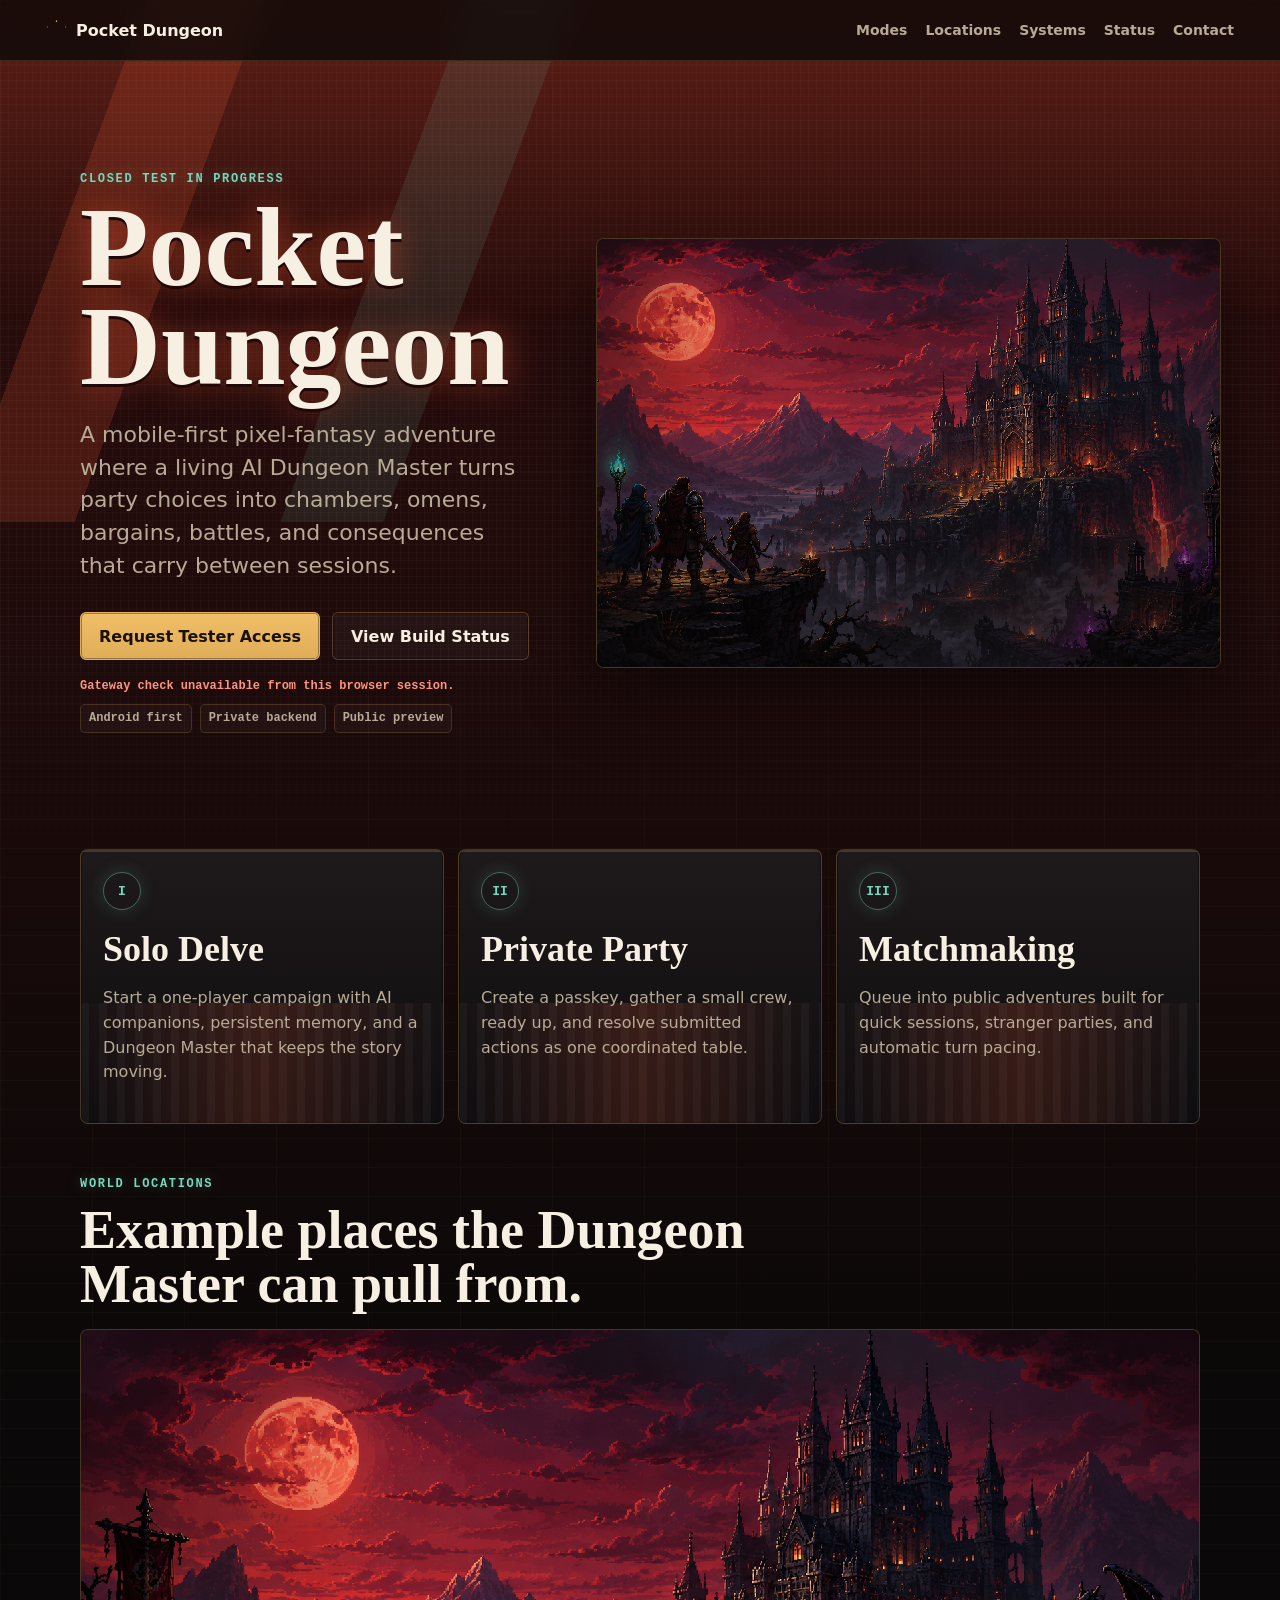
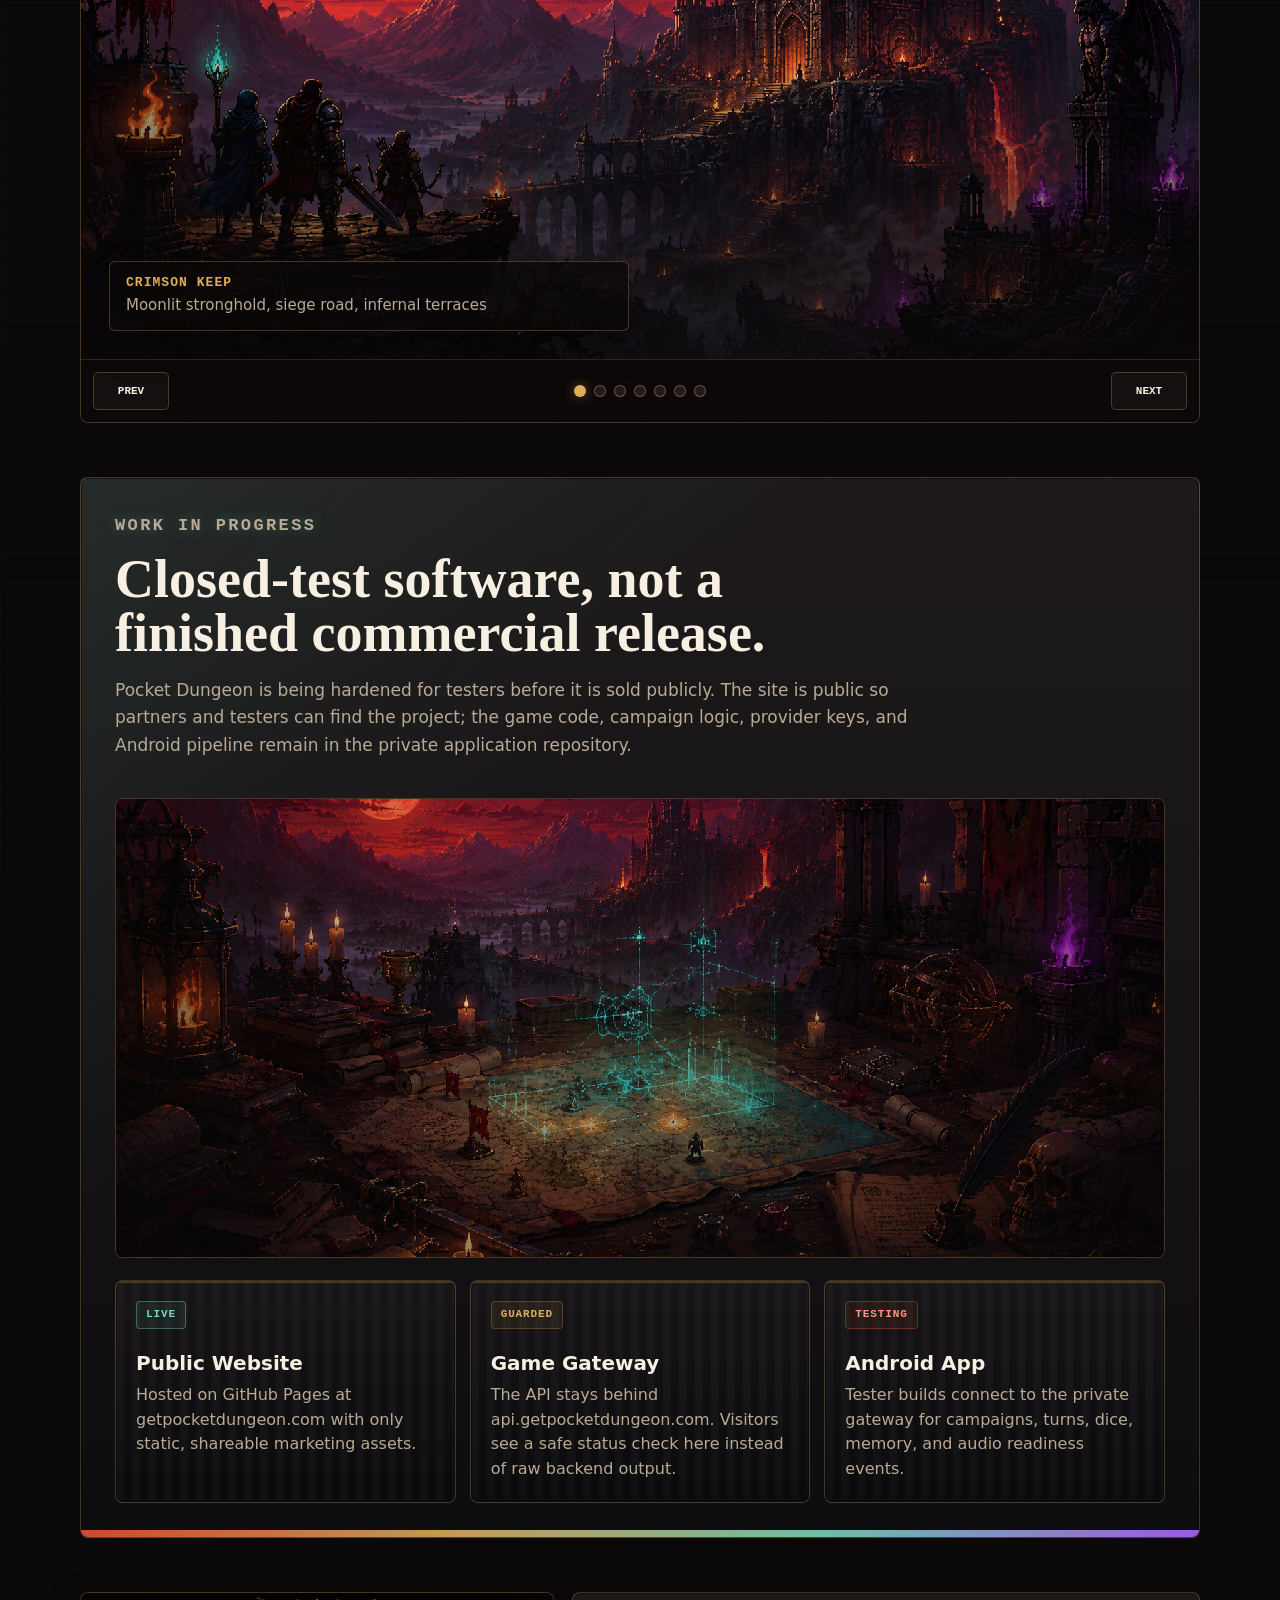
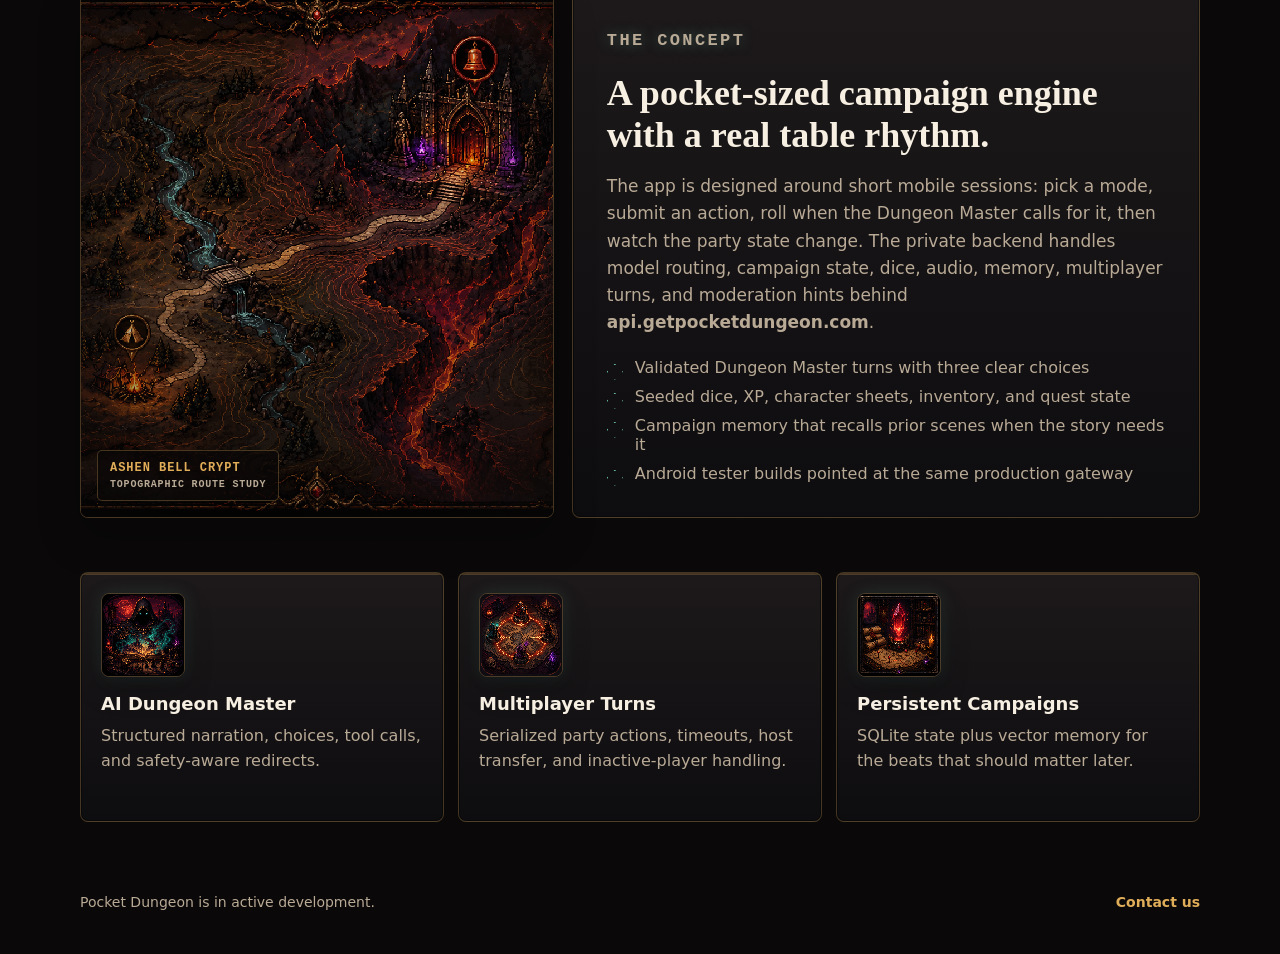
<file: index.html>
<!doctype html>
<html lang="en">
	<head>
		<meta charset="utf-8">
		<meta name="viewport" content="width=device-width, initial-scale=1">
		<meta name="theme-color" content="#0a0808">
		<meta name="referrer" content="strict-origin-when-cross-origin">
		<meta http-equiv="Content-Security-Policy" content="default-src 'self'; connect-src 'self' https://api.getpocketdungeon.com; img-src 'self'; script-src 'self'; style-src 'self' 'unsafe-inline'; base-uri 'self'; object-src 'none';">
		<meta name="description" content="Pocket Dungeon is a closed-test pixel-fantasy adventure app with an AI Dungeon Master, multiplayer turns, dice, memory, and Android tester builds.">
		<title>Pocket Dungeon</title>
		<link rel="stylesheet" href="./styles.css">
	</head>
	<body>
		<div class="world-glow" aria-hidden="true"></div>
		<header class="topbar">
			<a class="brand-mark" href="#top" aria-label="Pocket Dungeon home">
				<span class="brand-sigil"></span>
				<span>Pocket Dungeon</span>
			</a>
			<nav aria-label="Primary">
				<a href="#modes">Modes</a>
				<a href="#locations">Locations</a>
				<a href="#systems">Systems</a>
				<a href="#status">Status</a>
				<a href="./contact.html">Contact</a>
			</nav>
		</header>

		<main id="top" class="site-shell">
			<section class="hero" aria-labelledby="title">
				<div class="hero-copy">
					<p class="kicker">Closed test in progress</p>
					<h1 id="title">Pocket Dungeon</h1>
					<p class="lede">A mobile-first pixel-fantasy adventure where a living AI Dungeon Master turns party choices into chambers, omens, bargains, battles, and consequences that carry between sessions.</p>
					<div class="actions">
						<a class="primary" href="mailto:team@getpocketdungeon.com?subject=Pocket%20Dungeon%20tester%20access">Request Tester Access</a>
						<a class="secondary" href="#status">View Build Status</a>
					</div>
					<div class="status-strip">
						<p class="status" id="gateway-status" aria-live="polite">Checking the closed-test gateway...</p>
						<span>Android first</span>
						<span>Private backend</span>
						<span>Public preview</span>
					</div>
				</div>

				<figure class="landscape-frame">
					<img src="./assets/graphics/hero-crimson-keep.png" alt="Pixel art fortress under a crimson moon, with adventurers approaching a gothic castle.">
				</figure>
			</section>

			<section id="modes" class="mode-strip" aria-label="Pocket Dungeon play modes">
				<article>
					<span class="mode-icon">I</span>
					<h2>Solo Delve</h2>
					<p>Start a one-player campaign with AI companions, persistent memory, and a Dungeon Master that keeps the story moving.</p>
				</article>
				<article>
					<span class="mode-icon">II</span>
					<h2>Private Party</h2>
					<p>Create a passkey, gather a small crew, ready up, and resolve submitted actions as one coordinated table.</p>
				</article>
				<article>
					<span class="mode-icon">III</span>
					<h2>Matchmaking</h2>
					<p>Queue into public adventures built for quick sessions, stranger parties, and automatic turn pacing.</p>
				</article>
			</section>

			<section id="locations" class="locations-showcase" aria-labelledby="locations-title">
				<div class="section-head">
					<p class="kicker">World locations</p>
					<h2 id="locations-title">Example places the Dungeon Master can pull from.</h2>
				</div>
				<div class="slideshow" data-slideshow>
					<div class="slide-stage">
						<figure class="location-slide active">
							<img src="./assets/graphics/hero-crimson-keep.png" alt="Pixel art fortress under a crimson moon, with adventurers approaching a gothic castle.">
							<figcaption>
								<strong>Crimson Keep</strong>
								<span>Moonlit stronghold, siege road, infernal terraces</span>
							</figcaption>
						</figure>
						<figure class="location-slide">
							<img src="./assets/graphics/ashen-bell-topographic.png" alt="Pixel art topographical map of Ashen Bell Crypt with contour lines, ravine, route, camp marker, and crypt entrance.">
							<figcaption>
								<strong>Ashen Bell Crypt</strong>
								<span>Route map, ravine crossing, buried bell shrine</span>
							</figcaption>
						</figure>
						<figure class="location-slide">
							<img src="./assets/graphics/dungeon-corridor.png" alt="Torchlit pixel art dungeon corridor with iron gates and teal magic.">
							<figcaption>
								<strong>Dungeon Gates</strong>
								<span>Iron doors, cursed stairwells, rune-lit thresholds</span>
							</figcaption>
						</figure>
						<figure class="location-slide">
							<img src="./assets/graphics/ancient-forest.png" alt="Ancient pixel art forest path with glowing mushrooms and ruins.">
							<figcaption>
								<strong>Ancient Forest</strong>
								<span>Old-growth trail, fungal lanterns, ruined archways</span>
							</figcaption>
						</figure>
						<figure class="location-slide">
							<img src="./assets/graphics/storm-coast.png" alt="Pixel art storm coast harbor with ship, lighthouse, and crimson moon.">
							<figcaption>
								<strong>Storm Coast</strong>
								<span>Harbor approach, lighthouse watch, blackwater tide</span>
							</figcaption>
						</figure>
						<figure class="location-slide">
							<img src="./assets/graphics/tavern-hall.png" alt="Firelit pixel art fantasy tavern interior with tables and quest board.">
							<figcaption>
								<strong>Tavern Hall</strong>
								<span>Quest board, warm hearth, rumor table</span>
							</figcaption>
						</figure>
						<figure class="location-slide">
							<img src="./assets/graphics/workbench-status.png" alt="Pixel art fantasy development workbench with magical map, candles, dice, and parchment.">
							<figcaption>
								<strong>Table of Omens</strong>
								<span>Campaign planning, dice, candles, projected encounter map</span>
							</figcaption>
						</figure>
					</div>
					<div class="slideshow-controls" aria-label="Location slideshow controls">
						<button class="slide-button" type="button" data-slide-prev aria-label="Previous location">Prev</button>
						<div class="slide-dots" role="tablist" aria-label="Location slides">
							<button class="active" type="button" data-slide-dot aria-label="Show Crimson Keep"></button>
							<button type="button" data-slide-dot aria-label="Show Ashen Bell Crypt"></button>
							<button type="button" data-slide-dot aria-label="Show Dungeon Gates"></button>
							<button type="button" data-slide-dot aria-label="Show Ancient Forest"></button>
							<button type="button" data-slide-dot aria-label="Show Storm Coast"></button>
							<button type="button" data-slide-dot aria-label="Show Tavern Hall"></button>
							<button type="button" data-slide-dot aria-label="Show Table of Omens"></button>
						</div>
						<button class="slide-button" type="button" data-slide-next aria-label="Next location">Next</button>
					</div>
				</div>
			</section>

			<section id="status" class="build-status" aria-labelledby="status-title">
				<div class="status-copy">
					<p class="kicker">Work in progress</p>
					<h2 id="status-title">Closed-test software, not a finished commercial release.</h2>
					<p>Pocket Dungeon is being hardened for testers before it is sold publicly. The site is public so partners and testers can find the project; the game code, campaign logic, provider keys, and Android pipeline remain in the private application repository.</p>
				</div>
				<figure class="status-art">
					<img src="./assets/graphics/workbench-status.png" alt="Pixel art fantasy development workbench with magical map, candles, dice, and parchment.">
				</figure>
				<div class="status-grid">
					<article>
						<span class="status-token live">Live</span>
						<h3>Public Website</h3>
						<p>Hosted on GitHub Pages at getpocketdungeon.com with only static, shareable marketing assets.</p>
					</article>
					<article>
						<span class="status-token guarded">Guarded</span>
						<h3>Game Gateway</h3>
						<p>The API stays behind api.getpocketdungeon.com. Visitors see a safe status check here instead of raw backend output.</p>
					</article>
					<article>
						<span class="status-token testing">Testing</span>
						<h3>Android App</h3>
						<p>Tester builds connect to the private gateway for campaigns, turns, dice, memory, and audio readiness events.</p>
					</article>
				</div>
			</section>

			<section id="systems" class="systems">
				<div class="map-panel" aria-label="Topographical map of Ashen Bell Crypt">
					<img src="./assets/graphics/ashen-bell-topographic.png" alt="Pixel art topographical map of Ashen Bell Crypt with contour lines, ravine, route, camp marker, and crypt entrance.">
					<div class="map-caption">
						<strong>Ashen Bell Crypt</strong>
						<span>Topographic route study</span>
					</div>
				</div>
				<div class="system-copy">
					<p class="kicker">The concept</p>
					<h2>A pocket-sized campaign engine with a real table rhythm.</h2>
					<p>The app is designed around short mobile sessions: pick a mode, submit an action, roll when the Dungeon Master calls for it, then watch the party state change. The private backend handles model routing, campaign state, dice, audio, memory, multiplayer turns, and moderation hints behind <strong>api.getpocketdungeon.com</strong>.</p>
					<ul class="rune-list">
						<li>Validated Dungeon Master turns with three clear choices</li>
						<li>Seeded dice, XP, character sheets, inventory, and quest state</li>
						<li>Campaign memory that recalls prior scenes when the story needs it</li>
						<li>Android tester builds pointed at the same production gateway</li>
					</ul>
				</div>
			</section>

			<section class="concept-strip" aria-label="Pocket Dungeon product pillars">
				<article>
					<img class="feature-icon" src="./assets/graphics/icon-ai-dungeon-master.png" alt="">
					<strong>AI Dungeon Master</strong>
					<span>Structured narration, choices, tool calls, and safety-aware redirects.</span>
				</article>
				<article>
					<img class="feature-icon" src="./assets/graphics/icon-multiplayer-turns.png" alt="">
					<strong>Multiplayer Turns</strong>
					<span>Serialized party actions, timeouts, host transfer, and inactive-player handling.</span>
				</article>
				<article>
					<img class="feature-icon" src="./assets/graphics/icon-persistent-campaigns.png" alt="">
					<strong>Persistent Campaigns</strong>
					<span>SQLite state plus vector memory for the beats that should matter later.</span>
				</article>
			</section>
		</main>
		<footer class="site-footer">
			<span>Pocket Dungeon is in active development.</span>
			<a href="./contact.html">Contact us</a>
		</footer>
		<script src="./site.js" type="module"></script>
	</body>
</html>
</file>
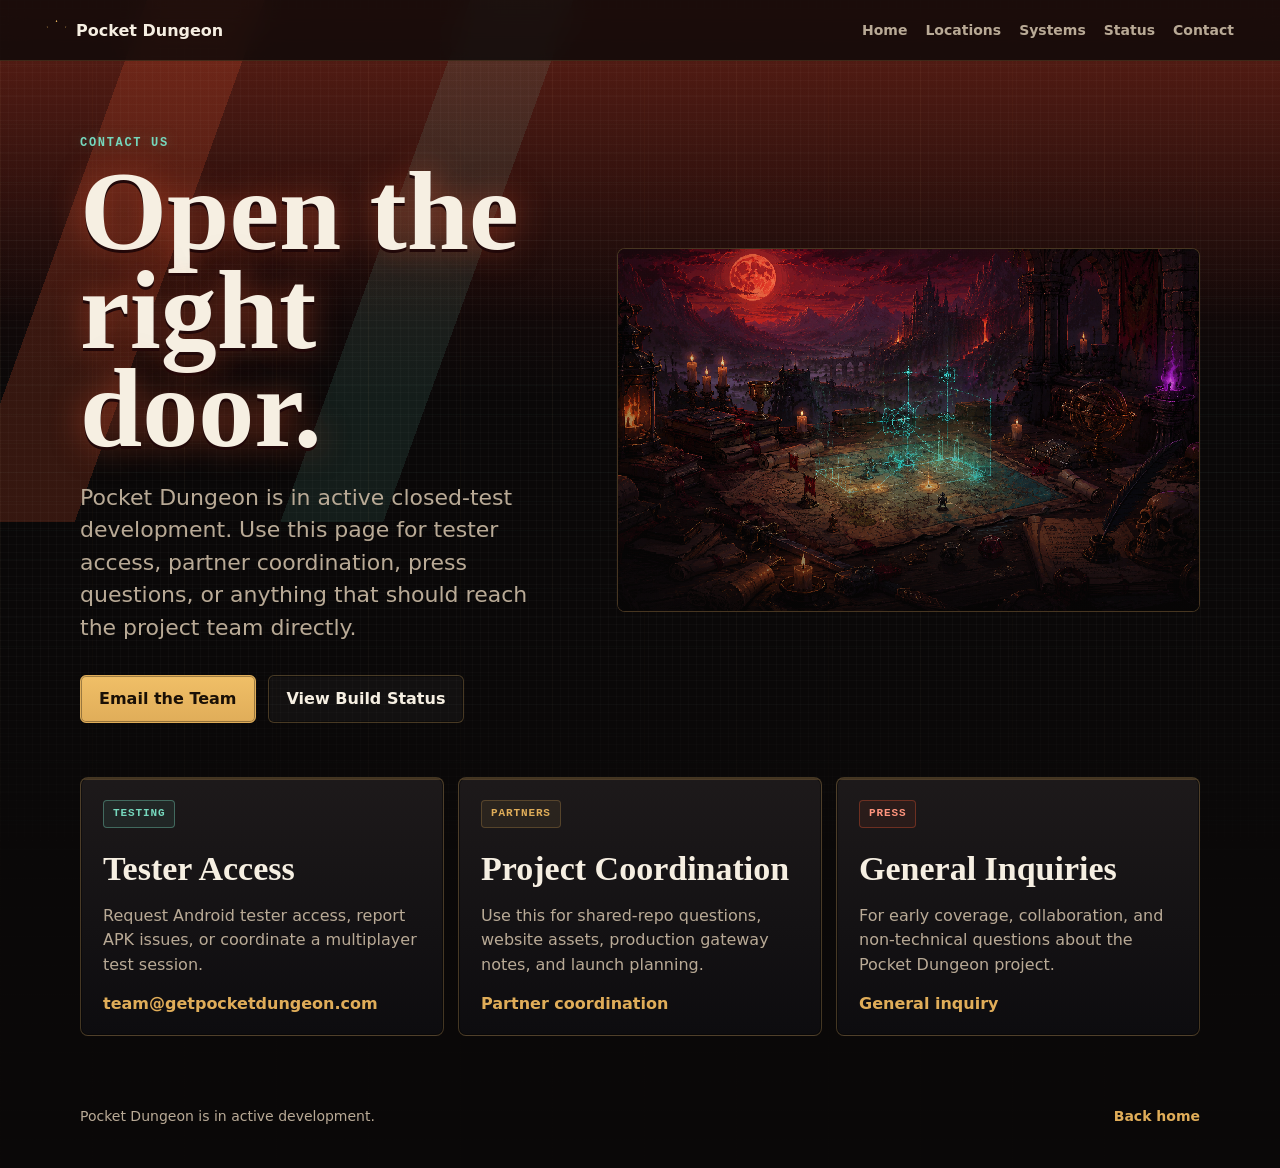
<file: contact.html>
<!doctype html>
<html lang="en">
	<head>
		<meta charset="utf-8">
		<meta name="viewport" content="width=device-width, initial-scale=1">
		<meta name="theme-color" content="#0a0808">
		<meta name="referrer" content="strict-origin-when-cross-origin">
		<meta http-equiv="Content-Security-Policy" content="default-src 'self'; connect-src 'self'; img-src 'self'; script-src 'self'; style-src 'self' 'unsafe-inline'; base-uri 'self'; object-src 'none';">
		<meta name="description" content="Contact the Pocket Dungeon team for tester access, partner coordination, and project inquiries.">
		<title>Contact Pocket Dungeon</title>
		<link rel="stylesheet" href="./styles.css">
	</head>
	<body>
		<div class="world-glow" aria-hidden="true"></div>
		<header class="topbar">
			<a class="brand-mark" href="./index.html" aria-label="Pocket Dungeon home">
				<span class="brand-sigil"></span>
				<span>Pocket Dungeon</span>
			</a>
			<nav aria-label="Primary">
				<a href="./index.html">Home</a>
				<a href="./index.html#locations">Locations</a>
				<a href="./index.html#systems">Systems</a>
				<a href="./index.html#status">Status</a>
				<a href="./contact.html" aria-current="page">Contact</a>
			</nav>
		</header>

		<main id="top" class="site-shell contact-shell">
			<section class="contact-hero" aria-labelledby="contact-title">
				<div>
					<p class="kicker">Contact us</p>
					<h1 id="contact-title">Open the right door.</h1>
					<p class="lede">Pocket Dungeon is in active closed-test development. Use this page for tester access, partner coordination, press questions, or anything that should reach the project team directly.</p>
					<div class="actions">
						<a class="primary" href="mailto:team@getpocketdungeon.com?subject=Pocket%20Dungeon%20contact">Email the Team</a>
						<a class="secondary" href="./index.html#status">View Build Status</a>
					</div>
				</div>
				<figure class="contact-art">
					<img src="./assets/graphics/workbench-status.png" alt="Pixel art fantasy workbench with candles, dice, map, and magical planning table.">
				</figure>
			</section>

			<section class="contact-grid" aria-label="Contact options">
				<article>
					<span class="status-token live">Testing</span>
					<h2>Tester Access</h2>
					<p>Request Android tester access, report APK issues, or coordinate a multiplayer test session.</p>
					<a href="mailto:team@getpocketdungeon.com?subject=Pocket%20Dungeon%20tester%20access">team@getpocketdungeon.com</a>
				</article>
				<article>
					<span class="status-token guarded">Partners</span>
					<h2>Project Coordination</h2>
					<p>Use this for shared-repo questions, website assets, production gateway notes, and launch planning.</p>
					<a href="mailto:team@getpocketdungeon.com?subject=Pocket%20Dungeon%20partner%20coordination">Partner coordination</a>
				</article>
				<article>
					<span class="status-token testing">Press</span>
					<h2>General Inquiries</h2>
					<p>For early coverage, collaboration, and non-technical questions about the Pocket Dungeon project.</p>
					<a href="mailto:team@getpocketdungeon.com?subject=Pocket%20Dungeon%20inquiry">General inquiry</a>
				</article>
			</section>
		</main>

		<footer class="site-footer">
			<span>Pocket Dungeon is in active development.</span>
			<a href="./index.html">Back home</a>
		</footer>
	</body>
</html>
</file>
<file: styles.css>
:root {
	color-scheme: dark;
	--bg: #0a0808;
	--ink: #f6efe2;
	--muted: #b9aa96;
	--gold: #e0ad59;
	--fire: #e3542f;
	--magma: #8c1f1e;
	--mystic: #76d8bd;
	--violet: #b263ff;
	--panel: rgba(21, 18, 20, 0.9);
	--line: rgba(224, 173, 89, 0.26);
	--line-strong: rgba(224, 173, 89, 0.44);
	--shadow: 0 28px 70px rgba(0, 0, 0, 0.46);
	font-family: ui-rounded, -apple-system, BlinkMacSystemFont, "Segoe UI", system-ui, sans-serif;
}

* { box-sizing: border-box; }

html {
	scroll-behavior: smooth;
}

html,
body {
	min-height: 100%;
	margin: 0;
}

body {
	background:
		linear-gradient(180deg, rgba(107, 21, 20, 0.38) 0, rgba(10, 8, 8, 0.2) 34%, rgba(10, 8, 8, 0.94) 78%),
		repeating-linear-gradient(90deg, rgba(224, 173, 89, 0.04) 0 1px, transparent 1px 92px),
		repeating-linear-gradient(0deg, transparent 0 28px, rgba(118, 216, 189, 0.035) 28px 29px),
		var(--bg);
	color: var(--ink);
	overflow-x: hidden;
}

::selection {
	background: rgba(227, 84, 47, 0.42);
	color: var(--ink);
}

body::before {
	content: "";
	position: fixed;
	inset: 0;
	pointer-events: none;
	background-image:
		linear-gradient(rgba(255, 255, 255, 0.025) 1px, transparent 1px),
		linear-gradient(90deg, rgba(255, 255, 255, 0.025) 1px, transparent 1px);
	background-size: 8px 8px;
	mask-image: linear-gradient(to bottom, #000 0 72%, transparent);
	z-index: -1;
}

.world-glow {
	position: fixed;
	inset: 0 0 auto;
	height: 58vh;
	pointer-events: none;
	background:
		linear-gradient(110deg, transparent 0 10%, rgba(227, 84, 47, 0.2) 10% 18%, transparent 18% 32%, rgba(118, 216, 189, 0.1) 32% 39%, transparent 39% 100%),
		linear-gradient(180deg, rgba(227, 84, 47, 0.26), transparent 62%);
	z-index: -2;
}

.topbar {
	position: sticky;
	top: 0;
	z-index: 10;
	display: flex;
	align-items: center;
	justify-content: space-between;
	gap: 18px;
	padding: 14px clamp(18px, 4vw, 46px);
	background: rgba(10, 8, 8, 0.78);
	border-bottom: 1px solid rgba(224, 173, 89, 0.18);
	backdrop-filter: blur(12px);
}

.brand-mark {
	display: inline-flex;
	align-items: center;
	gap: 9px;
	color: var(--ink);
	text-decoration: none;
	font-weight: 900;
}

.brand-sigil {
	width: 21px;
	height: 21px;
	border: 2px solid var(--gold);
	clip-path: polygon(50% 0, 61% 35%, 97% 35%, 68% 55%, 80% 91%, 50% 69%, 20% 91%, 32% 55%, 3% 35%, 39% 35%);
	box-shadow: 0 0 14px rgba(224, 173, 89, 0.42);
}

nav {
	display: none;
	gap: 18px;
}

nav a {
	color: var(--muted);
	text-decoration: none;
	font-size: 14px;
	font-weight: 800;
	padding: 8px 0;
}

nav a:hover {
	color: var(--ink);
}

a:focus-visible,
button:focus-visible {
	outline: 2px solid var(--mystic);
	outline-offset: 4px;
}

.site-shell {
	width: min(1220px, 100%);
	margin: 0 auto;
	padding: clamp(20px, 4vw, 50px);
}

.hero {
	min-height: 76vh;
	display: grid;
	grid-template-columns: minmax(0, 1fr);
	gap: clamp(24px, 5vw, 60px);
	align-items: center;
}

.hero-copy {
	position: relative;
	z-index: 2;
	max-width: 760px;
}

.kicker {
	margin: 0 0 12px;
	color: var(--mystic);
	font: 800 12px/1.1 ui-monospace, "SF Mono", Menlo, monospace;
	letter-spacing: 0.14em;
	text-transform: uppercase;
	text-shadow: 0 0 14px rgba(118, 216, 189, 0.36);
}

h1,
h2 {
	font-family: Georgia, "Iowan Old Style", serif;
	letter-spacing: 0;
}

h1 {
	margin: 0;
	font-size: clamp(50px, 11vw, 112px);
	line-height: 0.88;
	text-shadow: 0 3px 0 #210809, 0 0 32px rgba(227, 84, 47, 0.5);
}

.lede {
	max-width: 700px;
	margin: 24px 0 0;
	color: var(--muted);
	font-size: clamp(17px, 2.2vw, 22px);
	line-height: 1.48;
}

.actions {
	display: flex;
	flex-wrap: wrap;
	gap: 12px;
	margin-top: 30px;
}

.actions a {
	min-height: 48px;
	display: inline-flex;
	align-items: center;
	justify-content: center;
	padding: 12px 18px;
	border: 1px solid var(--line);
	border-radius: 6px;
	color: var(--ink);
	text-decoration: none;
	font-weight: 900;
	box-shadow: inset 0 0 0 1px rgba(0, 0, 0, 0.34);
	transition: transform 160ms ease, border-color 160ms ease, background 160ms ease;
}

.actions a:hover {
	transform: translateY(-1px);
	border-color: var(--line-strong);
}

.actions .primary {
	background: linear-gradient(180deg, #f0bf67, var(--gold));
	border-color: var(--gold);
	color: #1a1006;
}

.actions .secondary {
	background: rgba(255, 255, 255, 0.035);
}

.status-strip {
	display: flex;
	flex-wrap: wrap;
	gap: 8px;
	margin-top: 18px;
	color: var(--muted);
	font: 800 12px/1.4 ui-monospace, "SF Mono", Menlo, monospace;
}

.status {
	min-height: 1.5em;
	margin: 0;
	flex-basis: 100%;
	color: var(--gold);
}

.status.ok { color: var(--mystic); }
.status.bad { color: #ff947d; }

.status-strip span {
	padding: 5px 8px;
	border: 1px solid rgba(224, 173, 89, 0.18);
	border-radius: 5px;
	background: rgba(255, 255, 255, 0.03);
}

.landscape-frame {
	position: relative;
	margin: 0;
	min-height: 430px;
	aspect-ratio: 16 / 11;
	overflow: hidden;
	border: 1px solid var(--line);
	border-radius: 8px;
	background: #130d0d;
	box-shadow:
		inset 0 0 0 2px rgba(0, 0, 0, 0.48),
		var(--shadow);
	image-rendering: pixelated;
}

.landscape-frame::before {
	content: "";
	position: absolute;
	inset: 0;
	background:
		linear-gradient(180deg, rgba(10, 8, 8, 0.04) 0, transparent 42%, rgba(10, 8, 8, 0.62) 100%),
		linear-gradient(90deg, rgba(10, 8, 8, 0.34), transparent 22%, transparent 72%, rgba(10, 8, 8, 0.3));
	pointer-events: none;
	z-index: 1;
}

.landscape-frame img {
	display: block;
	width: 100%;
	height: 100%;
	object-fit: cover;
	object-position: 50% 42%;
	image-rendering: pixelated;
	transform: scale(1.01);
}

.mode-strip {
	display: grid;
	grid-template-columns: 1fr;
	gap: 14px;
	margin-top: clamp(24px, 5vw, 54px);
}

.mode-strip article,
.build-status,
.status-art,
.status-grid article,
.concept-strip article,
.slideshow,
.contact-art,
.contact-grid article,
.system-copy,
.map-panel {
	border: 1px solid var(--line);
	border-radius: 8px;
	background: linear-gradient(180deg, rgba(31, 27, 28, 0.94), rgba(14, 13, 16, 0.94));
	box-shadow: inset 0 0 0 1px rgba(0, 0, 0, 0.42);
}

.mode-strip article {
	position: relative;
	min-height: 190px;
	padding: 22px;
	overflow: hidden;
}

.mode-strip article::before,
.status-grid article::before,
.concept-strip article::before {
	content: "";
	position: absolute;
	inset: 0;
	border-top: 2px solid rgba(224, 173, 89, 0.24);
	pointer-events: none;
}

.mode-strip article::after {
	content: "";
	position: absolute;
	inset: auto 0 0;
	height: 44%;
	background:
		linear-gradient(90deg, transparent, rgba(227, 84, 47, 0.18), transparent),
		repeating-linear-gradient(90deg, rgba(255, 255, 255, 0.035) 0 8px, transparent 8px 18px);
}

.mode-icon {
	display: inline-grid;
	place-items: center;
	width: 38px;
	height: 38px;
	border: 1px solid rgba(118, 216, 189, 0.42);
	border-radius: 50%;
	color: var(--mystic);
	font: 900 13px/1 ui-monospace, "SF Mono", Menlo, monospace;
	box-shadow: 0 0 18px rgba(118, 216, 189, 0.18);
}

.mode-strip h2,
.system-copy h2 {
	margin: 18px 0 0;
	font-size: clamp(24px, 4vw, 36px);
}

.mode-strip p,
.system-copy p,
.status-copy p,
.status-grid p,
.concept-strip span,
.rune-list {
	color: var(--muted);
}

.mode-strip p {
	position: relative;
	z-index: 1;
	line-height: 1.55;
}

.section-head {
	margin-top: clamp(24px, 5vw, 54px);
}

.section-head h2 {
	max-width: 780px;
	margin: 0;
	font-size: clamp(30px, 5vw, 54px);
	line-height: 1;
}

.locations-showcase {
	margin-top: clamp(24px, 5vw, 54px);
}

.locations-showcase .section-head {
	margin-top: 0;
}

.slideshow {
	position: relative;
	margin-top: 18px;
	overflow: hidden;
	background: #120c0d;
}

.slide-stage {
	position: relative;
	aspect-ratio: 16 / 9;
	min-height: 330px;
}

.location-slide {
	position: absolute;
	inset: 0;
	margin: 0;
	opacity: 0;
	pointer-events: none;
	transition: opacity 220ms ease;
}

.location-slide.active {
	opacity: 1;
	pointer-events: auto;
}

.location-slide img {
	display: block;
	width: 100%;
	height: 100%;
	object-fit: cover;
	image-rendering: pixelated;
	filter: saturate(0.95) contrast(1.05);
}

.location-slide::after {
	content: "";
	position: absolute;
	inset: 0;
	background:
		linear-gradient(180deg, rgba(10, 8, 8, 0.02), transparent 44%, rgba(10, 8, 8, 0.82)),
		linear-gradient(90deg, rgba(10, 8, 8, 0.34), transparent 25%, transparent 72%, rgba(10, 8, 8, 0.26));
	pointer-events: none;
}

.location-slide figcaption {
	position: absolute;
	left: clamp(14px, 3vw, 28px);
	right: clamp(14px, 3vw, 28px);
	bottom: clamp(14px, 3vw, 28px);
	z-index: 1;
	display: grid;
	gap: 6px;
	max-width: 520px;
	padding: 14px 16px;
	border: 1px solid rgba(224, 173, 89, 0.28);
	border-radius: 6px;
	background: rgba(10, 8, 8, 0.74);
	box-shadow: 0 16px 34px rgba(0, 0, 0, 0.28);
}

.location-slide strong {
	color: var(--gold);
	font: 900 13px/1 ui-monospace, "SF Mono", Menlo, monospace;
	letter-spacing: 0.08em;
	text-transform: uppercase;
}

.location-slide span {
	color: var(--muted);
	font-size: 15px;
	line-height: 1.45;
}

.slideshow-controls {
	display: flex;
	align-items: center;
	justify-content: space-between;
	gap: 12px;
	padding: 12px;
	border-top: 1px solid rgba(224, 173, 89, 0.18);
	background: rgba(10, 8, 8, 0.72);
}

.slide-button {
	min-width: 76px;
	min-height: 38px;
	border: 1px solid rgba(224, 173, 89, 0.28);
	border-radius: 5px;
	background: rgba(255, 255, 255, 0.035);
	color: var(--ink);
	font: 900 11px/1 ui-monospace, "SF Mono", Menlo, monospace;
	text-transform: uppercase;
	cursor: pointer;
}

.slide-button:hover {
	border-color: var(--line-strong);
	background: rgba(224, 173, 89, 0.08);
}

.slide-dots {
	display: flex;
	flex-wrap: wrap;
	justify-content: center;
	gap: 8px;
}

.slide-dots button {
	width: 12px;
	height: 12px;
	padding: 0;
	border: 1px solid rgba(224, 173, 89, 0.42);
	border-radius: 50%;
	background: rgba(255, 255, 255, 0.08);
	cursor: pointer;
}

.slide-dots button.active {
	background: var(--gold);
	box-shadow: 0 0 12px rgba(224, 173, 89, 0.44);
}

.build-status {
	position: relative;
	display: grid;
	grid-template-columns: 1fr;
	gap: 22px;
	margin-top: clamp(24px, 5vw, 54px);
	padding: clamp(22px, 4vw, 34px);
	overflow: hidden;
	background:
		linear-gradient(135deg, rgba(118, 216, 189, 0.09), transparent 34%),
		linear-gradient(180deg, rgba(31, 27, 28, 0.96), rgba(14, 13, 16, 0.96));
}

.build-status::after {
	content: "";
	position: absolute;
	inset: auto 0 0;
	height: 7px;
	background: linear-gradient(90deg, var(--fire), var(--gold), var(--mystic), var(--violet));
	opacity: 0.88;
}

.status-copy {
	position: relative;
	z-index: 1;
}

.status-copy h2 {
	max-width: 760px;
	margin: 0;
	font-size: clamp(30px, 5vw, 54px);
	line-height: 1;
}

.status-copy p {
	max-width: 820px;
	font-size: 17px;
	line-height: 1.62;
}

.status-art {
	position: relative;
	z-index: 1;
	margin: 0;
	overflow: hidden;
	aspect-ratio: 16 / 7;
	background: #120c0d;
}

.status-art::after {
	content: "";
	position: absolute;
	inset: 0;
	background:
		linear-gradient(90deg, rgba(10, 8, 8, 0.48), transparent 35%, rgba(10, 8, 8, 0.36)),
		linear-gradient(180deg, transparent, rgba(10, 8, 8, 0.42));
	pointer-events: none;
}

.status-art img {
	display: block;
	width: 100%;
	height: 100%;
	object-fit: cover;
	object-position: 50% 48%;
	image-rendering: pixelated;
}

.status-grid {
	position: relative;
	z-index: 1;
	display: grid;
	grid-template-columns: 1fr;
	gap: 14px;
}

.status-grid article {
	position: relative;
	min-height: 170px;
	padding: 20px;
	overflow: hidden;
	background:
		repeating-linear-gradient(90deg, rgba(255, 255, 255, 0.025) 0 8px, transparent 8px 16px),
		linear-gradient(180deg, rgba(24, 22, 24, 0.9), rgba(10, 9, 11, 0.92));
}

.status-grid h3 {
	margin: 22px 0 8px;
	font-size: 20px;
}

.status-grid p {
	margin: 0;
	line-height: 1.55;
}

.status-token {
	display: inline-flex;
	align-items: center;
	min-height: 28px;
	padding: 6px 9px;
	border: 1px solid rgba(224, 173, 89, 0.24);
	border-radius: 4px;
	font: 900 11px/1 ui-monospace, "SF Mono", Menlo, monospace;
	letter-spacing: 0.08em;
	text-transform: uppercase;
}

.status-token.live {
	color: var(--mystic);
	border-color: rgba(118, 216, 189, 0.38);
	background: rgba(118, 216, 189, 0.08);
}

.status-token.guarded {
	color: var(--gold);
	background: rgba(224, 173, 89, 0.08);
}

.status-token.testing {
	color: #ff947d;
	border-color: rgba(227, 84, 47, 0.36);
	background: rgba(227, 84, 47, 0.08);
}

.systems {
	display: grid;
	grid-template-columns: 1fr;
	gap: 18px;
	align-items: stretch;
	margin-top: clamp(24px, 5vw, 54px);
}

.map-panel {
	position: relative;
	min-height: 360px;
	overflow: hidden;
	background: #120c0d;
	box-shadow: inset 0 0 0 1px rgba(0, 0, 0, 0.42), 0 18px 42px rgba(0, 0, 0, 0.25);
}

.map-panel::before {
	content: "";
	position: absolute;
	inset: 0;
	background:
		linear-gradient(180deg, rgba(10, 8, 8, 0.08), transparent 48%, rgba(10, 8, 8, 0.46)),
		linear-gradient(90deg, rgba(10, 8, 8, 0.4), transparent 20%, transparent 75%, rgba(10, 8, 8, 0.36));
	pointer-events: none;
	z-index: 1;
}

.map-panel img {
	display: block;
	width: 100%;
	height: 100%;
	min-height: 360px;
	object-fit: cover;
	image-rendering: pixelated;
}

.map-caption {
	position: absolute;
	left: 16px;
	bottom: 16px;
	z-index: 2;
	display: grid;
	gap: 4px;
	padding: 10px 12px;
	border: 1px solid rgba(224, 173, 89, 0.28);
	border-radius: 5px;
	background: rgba(10, 8, 8, 0.74);
	box-shadow: 0 12px 28px rgba(0, 0, 0, 0.24);
}

.map-caption strong,
.map-caption span {
	font-family: ui-monospace, "SF Mono", Menlo, monospace;
	font-weight: 900;
	text-transform: uppercase;
	letter-spacing: 0.08em;
}

.map-caption strong {
	color: var(--gold);
	font-size: 12px;
}

.map-caption span {
	color: var(--muted);
	font-size: 10px;
}

.system-copy {
	padding: clamp(22px, 4vw, 34px);
}

.system-copy p {
	font-size: 17px;
	line-height: 1.6;
}

.rune-list {
	display: grid;
	gap: 10px;
	margin: 22px 0 0;
	padding: 0;
	list-style: none;
}

.rune-list li {
	position: relative;
	padding-left: 28px;
}

.rune-list li::before {
	content: "";
	position: absolute;
	left: 0;
	top: 0.35em;
	width: 14px;
	height: 14px;
	border: 1px solid var(--mystic);
	clip-path: polygon(50% 0, 100% 50%, 50% 100%, 0 50%);
	box-shadow: 0 0 12px rgba(118, 216, 189, 0.3);
}

.concept-strip {
	display: grid;
	grid-template-columns: 1fr;
	gap: 14px;
	margin-top: clamp(24px, 5vw, 54px);
}

.concept-strip article {
	position: relative;
	min-height: 250px;
	padding: 20px;
	overflow: hidden;
}

.feature-icon {
	display: block;
	width: 84px;
	height: 84px;
	margin-bottom: 16px;
	border: 1px solid rgba(224, 173, 89, 0.26);
	border-radius: 8px;
	object-fit: cover;
	image-rendering: pixelated;
	box-shadow: 0 12px 28px rgba(0, 0, 0, 0.24), 0 0 18px rgba(118, 216, 189, 0.12);
}

.concept-strip strong {
	display: block;
	font-size: 18px;
}

.concept-strip span {
	display: block;
	margin-top: 10px;
	line-height: 1.55;
}

.site-footer {
	width: min(1220px, 100%);
	margin: 0 auto;
	padding: 22px clamp(20px, 4vw, 50px) 44px;
	display: flex;
	flex-wrap: wrap;
	gap: 12px 18px;
	align-items: center;
	justify-content: space-between;
	color: var(--muted);
	font-size: 14px;
}

.site-footer a {
	color: var(--gold);
	font-weight: 900;
	text-decoration: none;
}

.site-footer a:hover {
	color: var(--ink);
}

.contact-shell {
	padding-top: clamp(34px, 6vw, 76px);
}

.contact-hero {
	min-height: 58vh;
	display: grid;
	grid-template-columns: 1fr;
	gap: clamp(24px, 5vw, 60px);
	align-items: center;
}

.contact-art {
	position: relative;
	margin: 0;
	overflow: hidden;
	aspect-ratio: 16 / 10;
	background: #120c0d;
}

.contact-art::after {
	content: "";
	position: absolute;
	inset: 0;
	background:
		linear-gradient(180deg, rgba(10, 8, 8, 0.02), transparent 46%, rgba(10, 8, 8, 0.58)),
		linear-gradient(90deg, rgba(10, 8, 8, 0.38), transparent 28%, rgba(10, 8, 8, 0.22));
	pointer-events: none;
}

.contact-art img {
	display: block;
	width: 100%;
	height: 100%;
	object-fit: cover;
	image-rendering: pixelated;
}

.contact-grid {
	display: grid;
	grid-template-columns: 1fr;
	gap: 14px;
	margin-top: clamp(24px, 5vw, 54px);
}

.contact-grid article {
	position: relative;
	min-height: 230px;
	padding: 22px;
	overflow: hidden;
}

.contact-grid article::before {
	content: "";
	position: absolute;
	inset: 0;
	border-top: 2px solid rgba(224, 173, 89, 0.24);
	pointer-events: none;
}

.contact-grid h2 {
	margin: 22px 0 0;
	font-size: clamp(24px, 4vw, 34px);
}

.contact-grid p {
	color: var(--muted);
	line-height: 1.55;
}

.contact-grid a {
	color: var(--gold);
	font-weight: 900;
	text-decoration: none;
}

.contact-grid a:hover {
	color: var(--ink);
}

@media (min-width: 720px) {
	nav { display: flex; }

	.mode-strip {
		grid-template-columns: repeat(3, 1fr);
	}

	.status-grid,
	.concept-strip,
	.contact-grid {
		grid-template-columns: repeat(3, 1fr);
	}
}

@media (min-width: 920px) {
	.hero {
		grid-template-columns: minmax(380px, 0.86fr) minmax(480px, 1.14fr);
	}

	.systems {
		grid-template-columns: minmax(320px, 0.86fr) minmax(420px, 1.14fr);
	}

	.contact-hero {
		grid-template-columns: minmax(380px, 0.9fr) minmax(480px, 1.1fr);
	}
}

@media (max-width: 520px) {
	.site-shell {
		padding: 18px;
	}

	.actions {
		display: grid;
	}

	.actions a {
		width: 100%;
	}

	.landscape-frame {
		min-height: 360px;
	}

	.slide-stage {
		min-height: 280px;
	}

	.slideshow-controls {
		align-items: stretch;
	}

	.slide-button {
		min-width: 58px;
	}
}
</file>
